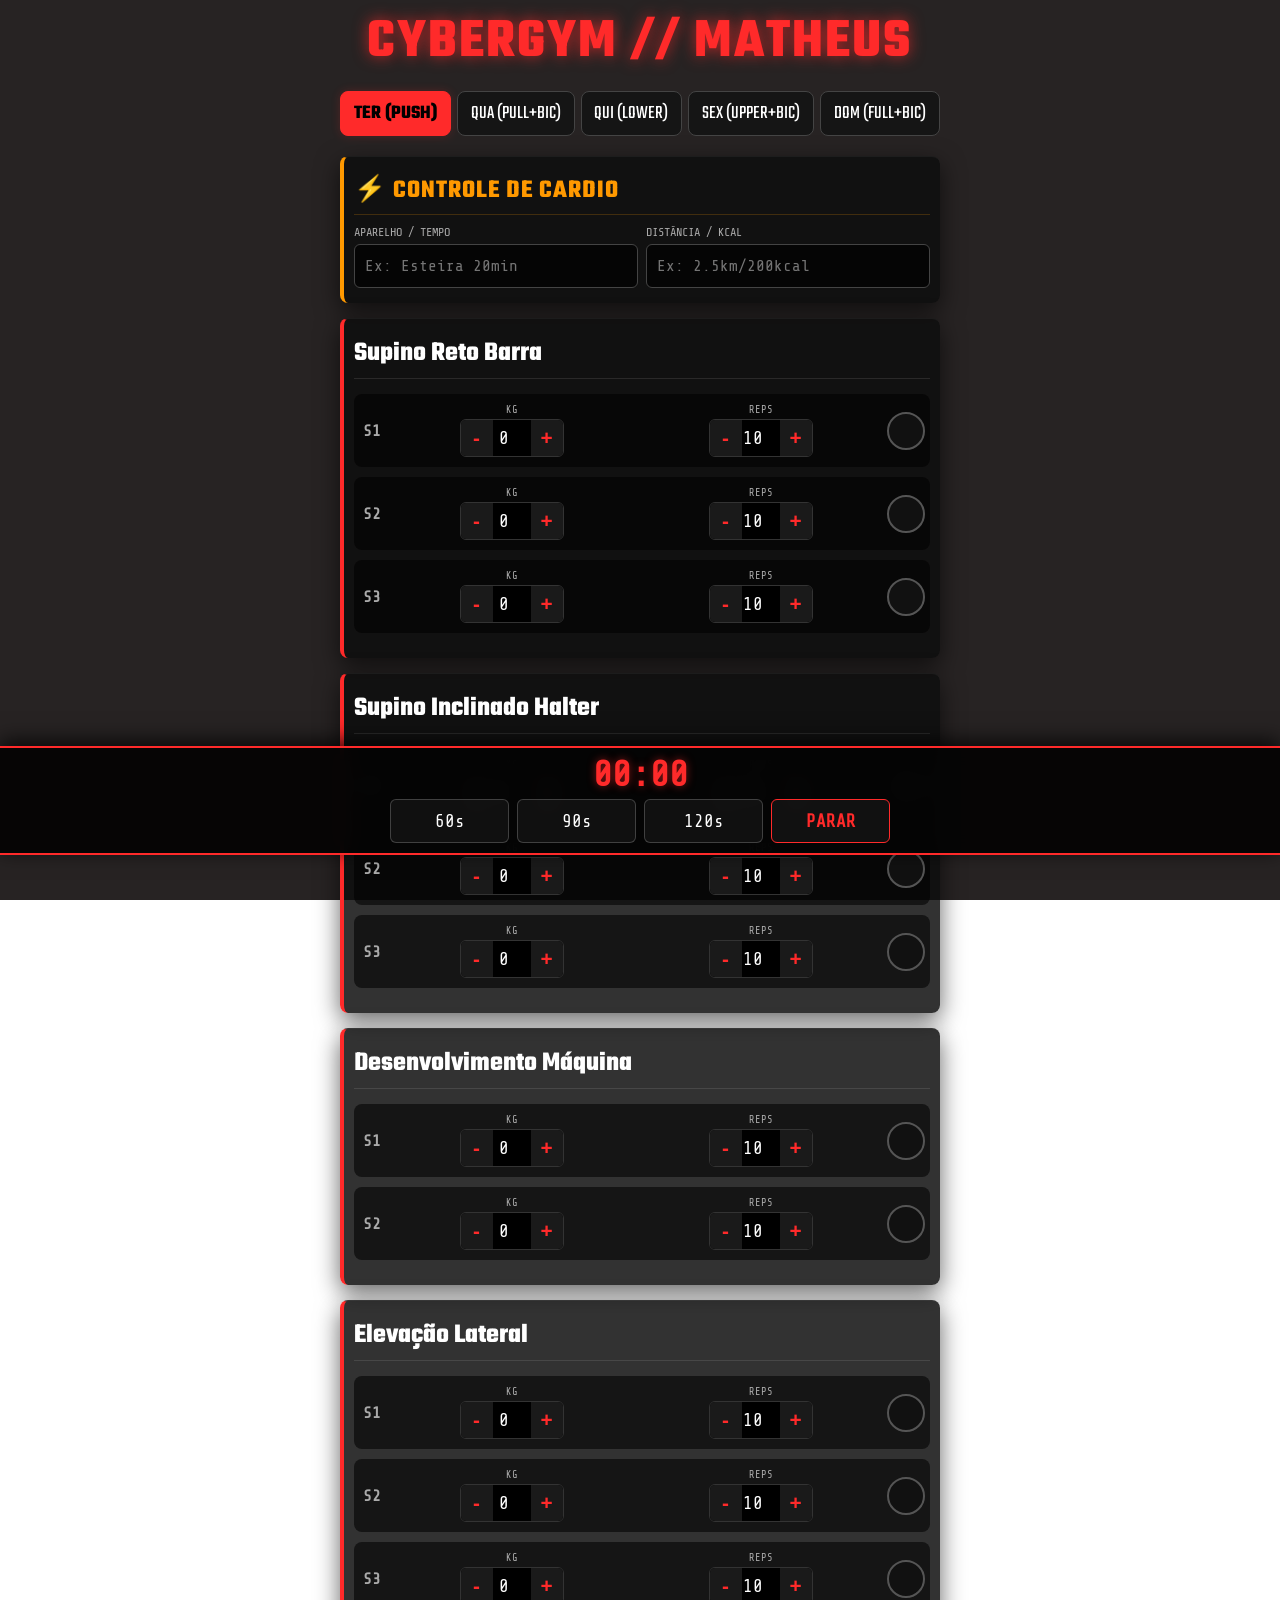
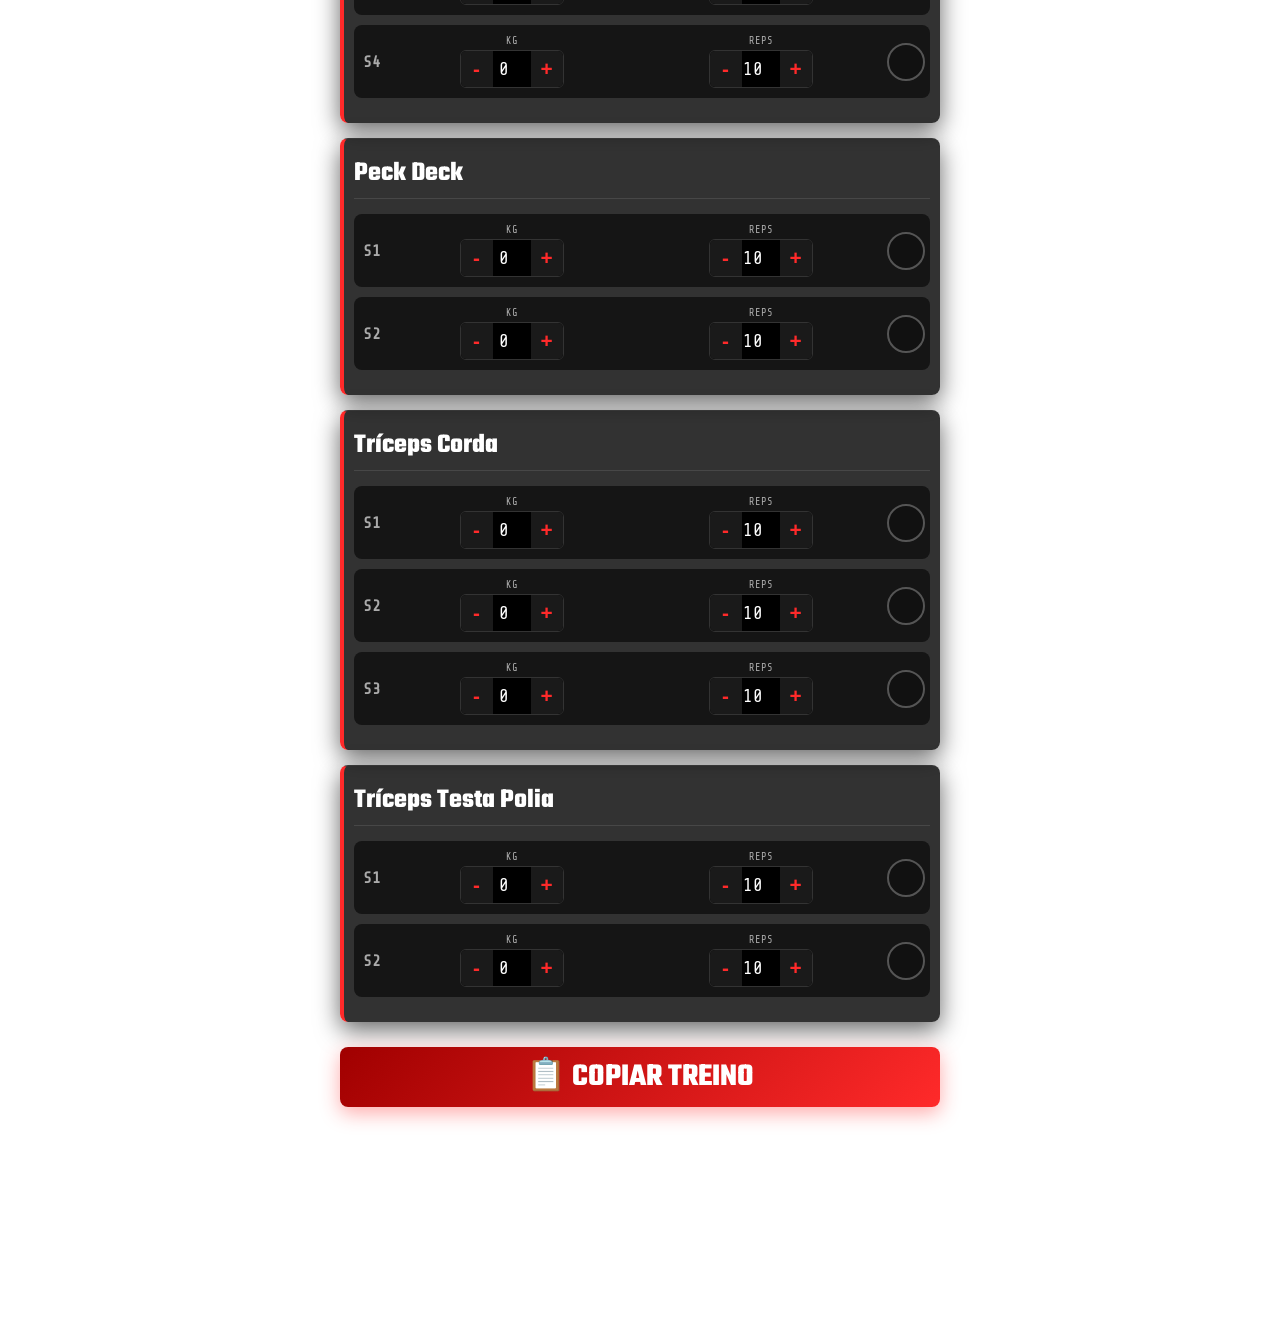
<file: index.html.html>
<!DOCTYPE html>
<html lang="pt-BR">
<head>
    <meta charset="UTF-8">
    <!-- Meta tags para iPhone (Tela cheia e ignorar zoom) -->
    <meta name="viewport" content="width=device-width, initial-scale=1.0, maximum-scale=1.0, user-scalable=no, viewport-fit=cover">
    <meta name="apple-mobile-web-app-capable" content="yes">
    <meta name="apple-mobile-web-app-status-bar-style" content="black-translucent">
    <title>CyberGym | Matheus</title>
    <style>
        @import url('https://fonts.googleapis.com/css2?family=Teko:wght@400;600&family=Share+Tech+Mono&display=swap');
        
        * { 
            box-sizing: border-box; 
            -webkit-tap-highlight-color: transparent;
        }
        
        :root {
            --red: #ff2a2a;
            --red-dim: rgba(255, 42, 42, 0.2);
            --neon-green: #00ff00;
            --green-dim: rgba(0, 255, 0, 0.15);
            --dark-glass: rgba(15, 15, 15, 0.85);
            --gray: #aaa;
        }

        body {
            /* Respeitar a safe-area do iPhone (Notch) no topo */
            margin: 0; 
            padding: max(15px, env(safe-area-inset-top)) 10px 220px 10px;
            font-family: 'Share Tech Mono', monospace;
            background: url('https://images.unsplash.com/photo-1534438327276-14e5300c3a48?q=80&w=1470&auto=format&fit=crop') no-repeat center center fixed;
            background-size: cover;
            color: #fff;
            overflow-x: hidden;
        }

        .overlay {
            position: fixed; top: 0; left: 0; width: 100%; height: 100%;
            background: rgba(10, 5, 5, 0.88);
            backdrop-filter: blur(8px); -webkit-backdrop-filter: blur(8px);
            z-index: -1;
        }

        .container {
            max-width: 600px;
            margin: 0 auto;
        }

        h1 {
            font-family: 'Teko', sans-serif; color: var(--red);
            text-align: center; font-size: 3.5rem; 
            margin: 0 0 20px 0; line-height: 1; 
            text-shadow: 0 0 15px rgba(255, 42, 42, 0.7);
            letter-spacing: 2px;
        }

        .tabs {
            display: flex; gap: 6px; flex-wrap: wrap; justify-content: center;
            margin-bottom: 20px;
        }
        
        .tabs button {
            background: rgba(20, 20, 20, 0.9); border: 1px solid #444; color: #fff;
            padding: 8px 10px; font-family: 'Teko', sans-serif; font-size: 1.2rem;
            border-radius: 8px; white-space: nowrap; transition: 0.3s;
            flex: 1 1 auto; text-align: center;
        }
        .tabs button.active { 
            background: var(--red); color: #000; font-weight: bold; 
            border-color: var(--red); box-shadow: 0 0 10px var(--red-dim);
        }

        .card {
            background: var(--dark-glass); border-left: 4px solid var(--red);
            padding: 15px 10px; margin-bottom: 15px; border-radius: 8px;
            box-shadow: 0 8px 25px 0 rgba(0, 0, 0, 0.6);
            border-top: 1px solid rgba(255,255,255,0.05);
        }

        .cardio-box { border-left-color: #ff9900; }
        .cardio-box h2 {
            color: #ff9900; margin: 0 0 10px 0; font-family: 'Teko', sans-serif; 
            font-size: 1.6rem; letter-spacing: 1px; border-bottom: 1px solid rgba(255,153,0,0.2); padding-bottom: 5px;
        }
        .cardio-grid { display: grid; grid-template-columns: 1fr 1fr; gap: 8px; }
        
        .input-group label { display: block; font-size: 0.75rem; color: var(--gray); margin-bottom: 5px; }
        .input-group input {
            width: 100%; background: rgba(0,0,0,0.7); border: 1px solid #444; color: #fff;
            padding: 0 10px; font-family: 'Share Tech Mono', monospace; border-radius: 6px;
            font-size: 1rem; min-height: 44px; outline: none; transition: 0.3s;
        }

        .card h3 {
            color: #fff; margin: 0 0 15px 0; font-family: 'Teko', sans-serif; 
            font-size: 1.7rem; border-bottom: 1px solid rgba(255,255,255,0.1); padding-bottom: 5px;
        }
        
        /* CORREÇÃO DO LAYOUT (FLEX-WRAP: NOWRAP) PARA NÃO EMPILHAR */
        .set-row {
            display: flex; 
            flex-wrap: nowrap; /* Força tudo na mesma linha */
            justify-content: space-between; 
            align-items: center; 
            background: rgba(0,0,0,0.6); 
            padding: 10px 5px; 
            margin-bottom: 10px; 
            border-radius: 8px; 
            gap: 4px; 
            border-left: 4px solid transparent; 
            transition: all 0.3s ease;
        }
        
        .set-row.completed {
            background: var(--green-dim);
            border-left: 4px solid var(--neon-green);
        }

        .set-label { color: var(--gray); font-weight: bold; width: 22px; font-size: 1rem; flex-shrink: 0;}
        .set-row.completed .set-label { color: var(--neon-green); text-shadow: 0 0 5px var(--neon-green); }
        
        .stepper-group { 
            display: flex; flex-direction: column; align-items: center; 
            flex: 1; min-width: 0; /* Permite encolher se necessário */
        }
        .stepper-label { font-size: 0.65rem; color: var(--gray); margin-bottom: 3px; text-transform: uppercase; }
        
        /* COMPACTAÇÃO DOS BOTÕES PARA CABER NA TELA DO IPHONE */
        .controls { 
            display: flex; align-items: center; background: #000; 
            border: 1px solid #333; border-radius: 6px; overflow: hidden; 
        }
        .controls button {
            background: #1a1a1a; border: none; color: var(--red);
            width: 32px; height: 36px; font-size: 1.3rem; font-weight: bold;
            display: flex; align-items: center; justify-content: center; cursor: pointer;
        }
        .controls input {
            background: transparent; border: none; color: #fff;
            width: 38px; height: 36px; text-align: center; font-size: 1.1rem; 
            font-family: 'Share Tech Mono', monospace; outline: none; padding: 0;
        }

        .check-btn {
            background: #111; border: 2px solid #555; color: transparent;
            width: 38px; height: 38px; border-radius: 50%; display: flex; 
            align-items: center; justify-content: center; font-size: 1.3rem; 
            cursor: pointer; flex-shrink: 0; transition: all 0.3s ease;
        }
        .check-btn.done { 
            border-color: var(--neon-green); background: var(--neon-green); 
            color: #000; box-shadow: 0 0 10px rgba(0, 255, 0, 0.4);
        }

        .btn-exportar {
            width: 100%; background: linear-gradient(135deg, #a00000, var(--red)); color: #fff; border: none;
            padding: 0 20px; font-family: 'Teko', sans-serif; font-size: 2rem;
            font-weight: bold; border-radius: 8px; margin-top: 10px; min-height: 60px;
            box-shadow: 0 6px 20px rgba(255, 42, 42, 0.4); cursor: pointer;
        }

        /* TIMER COM MARGEM PARA FUGIR DO BANNER DO TIINY HOST */
        .timer-bar {
            position: fixed; 
            bottom: max(45px, env(safe-area-inset-bottom)); /* Foge da barra inferior e do banner */
            left: 0; width: 100%; 
            background: rgba(5, 5, 5, 0.95); backdrop-filter: blur(10px); -webkit-backdrop-filter: blur(10px);
            border-top: 2px solid var(--red); border-bottom: 2px solid var(--red); padding: 10px; 
            display: flex; flex-direction: column; align-items: center; justify-content: center; 
            z-index: 100; box-shadow: 0 -5px 20px rgba(0,0,0,0.8);
        }
        .timer-display { font-size: 2.2rem; font-weight: bold; color: var(--red); margin-bottom: 6px; line-height: 1; text-shadow: 0 0 8px rgba(255,42,42,0.5);}
        .timer-buttons { display: flex; gap: 8px; justify-content: center; width: 100%; max-width: 500px;}
        .timer-buttons button {
            flex: 1; min-height: 44px;
            background: rgba(255,255,255,0.05); border: 1px solid rgba(255,255,255,0.2); color: #fff; border-radius: 6px;
            font-family: 'Share Tech Mono', monospace; font-size: 1.1rem; cursor: pointer;
        }
        .timer-buttons button:active { background: #fff; color: #000; }

        .toast {
            visibility: hidden; background: var(--neon-green); color: #000; text-align: center;
            border-radius: 8px; padding: 15px; position: fixed; z-index: 9999;
            left: 5%; right: 5%; top: max(20px, env(safe-area-inset-top)); font-family: 'Teko', sans-serif;
            font-size: 1.5rem; opacity: 0; transition: 0.3s; box-shadow: 0 4px 20px rgba(0, 255, 0, 0.5);
            font-weight: bold;
        }
        .toast.show { visibility: visible; opacity: 1; transform: translateY(5px); }
    </style>
</head>
<body>

    <div class="overlay"></div>
    <div id="toast" class="toast">✔️ TREINO COPIADO!</div>

    <div class="container">
        
        <h1>CYBERGYM // MATHEUS</h1>

        <div class="tabs" id="menu-dias">
            <button class="active" onclick="mudarDia('terca', this)">TER (PUSH)</button>
            <button onclick="mudarDia('quarta', this)">QUA (PULL+BIC)</button>
            <button onclick="mudarDia('quinta', this)">QUI (LOWER)</button>
            <button onclick="mudarDia('sexta', this)">SEX (UPPER+BIC)</button>
            <button onclick="mudarDia('domingo', this)">DOM (FULL+BIC)</button>
        </div>

        <div class="card cardio-box">
            <h2>⚡ CONTROLE DE CARDIO</h2>
            <div class="cardio-grid">
                <div class="input-group">
                    <label>APARELHO / TEMPO</label>
                    <input type="text" id="c_desc" placeholder="Ex: Esteira 20min" onchange="salvarSeguro(diaAtual+'_c_desc', this.value)">
                </div>
                <div class="input-group">
                    <label>DISTÂNCIA / KCAL</label>
                    <input type="text" id="c_dados" placeholder="Ex: 2.5km/200kcal" onchange="salvarSeguro(diaAtual+'_c_dados', this.value)">
                </div>
            </div>
        </div>

        <div id="lista-exercicios"></div>

        <button class="btn-exportar" onclick="copiarRelatorio()">📋 COPIAR TREINO</button>
    </div>

    <div class="timer-bar">
        <div class="timer-display" id="display-tempo">00:00</div>
        <div class="timer-buttons">
            <button onclick="iniciarCronometro(60)">60s</button>
            <button onclick="iniciarCronometro(90)">90s</button>
            <button onclick="iniciarCronometro(120)">120s</button>
            <button style="border-color:var(--red); color:var(--red); font-weight:bold;" onclick="pararCronometro()">PARAR</button>
        </div>
    </div>

    <script>
        function lerSeguro(chave, padrao) {
            try { return localStorage.getItem(chave) || padrao; } 
            catch(e) { return padrao; }
        }
        function salvarSeguro(chave, valor) {
            try { localStorage.setItem(chave, valor); } 
            catch(e) { console.warn("Memória bloqueada."); }
        }

        const treinos = {
            terca: [
                { nome: "Supino Reto Barra", series: 3 },
                { nome: "Supino Inclinado Halter", series: 3 },
                { nome: "Desenvolvimento Máquina", series: 2 },
                { nome: "Elevação Lateral", series: 4 },
                { nome: "Peck Deck", series: 2 },
                { nome: "Tríceps Corda", series: 3 },
                { nome: "Tríceps Testa Polia", series: 2 }
            ],
            quarta: [
                { nome: "Puxada Alta", series: 3 },
                { nome: "Remada Baixa / Serrote", series: 3 },
                { nome: "Pulldown Corda", series: 2 },
                { nome: "Crucifixo Inverso", series: 3 },
                { nome: "Rosca Direta (W)", series: 3 },
                { nome: "Rosca Scott Máquina", series: 3 }
            ],
            quinta: [
                { nome: "Hack Squat", series: 3 },
                { nome: "Leg Press 45°", series: 3 },
                { nome: "Extensora Unilateral", series: 2 },
                { nome: "Flexora Sentada", series: 3 },
                { nome: "Panturrilha Sentada", series: 4 },
                { nome: "Abdômen Máquina", series: 3 }
            ],
            sexta: [
                { nome: "Supino Inclinado", series: 3 },
                { nome: "Remada Baixa", series: 3 },
                { nome: "Crossover", series: 2 },
                { nome: "Elevação Lateral", series: 3 },
                { nome: "Rosca Inclinada Halteres", series: 3 },
                { nome: "Rosca Martelo", series: 3 }
            ],
            domingo: [
                { nome: "Stiff / Romeno", series: 3 },
                { nome: "Leg Press Unilateral", series: 3 },
                { nome: "Panturrilha Smith", series: 4 },
                { nome: "Chest Press (Leve)", series: 2 },
                { nome: "Remada Máquina (Leve)", series: 2 },
                { nome: "Rosca Polia Alta / 21", series: 3 }
            ]
        };

        let diaAtual = 'terca';

        function renderizar(dia) {
            diaAtual = dia;
            const container = document.getElementById('lista-exercicios');
            container.innerHTML = '';

            document.getElementById('c_desc').value = lerSeguro(dia + '_c_desc', '');
            document.getElementById('c_dados').value = lerSeguro(dia + '_c_dados', '');

            treinos[dia].forEach((ex, i) => {
                let html = `<div class="card"><h3>${ex.nome}</h3>`;
                for(let s = 1; s <= ex.series; s++) {
                    let chave = `${dia}_e${i}_s${s}`;
                    let p = lerSeguro(chave + '_p', '0');
                    let r = lerSeguro(chave + '_r', '10');
                    let isDone = lerSeguro(chave + '_done', 'false') === 'true';
                    
                    let checkedBtnClass = isDone ? 'done' : '';
                    let checkedRowClass = isDone ? 'completed' : '';
                    let checkedIcon = isDone ? '✔' : '';

                    html += `
                    <div class="set-row ${checkedRowClass}" id="row_${chave}">
                        <div class="set-label">S${s}</div>
                        
                        <div class="stepper-group">
                            <div class="stepper-label">KG</div>
                            <div class="controls">
                                <button onclick="alt('${chave}_p',-1)">-</button>
                                <input type="number" id="${chave}_p" value="${p}" onchange="salvarSeguro('${chave}_p', this.value)">
                                <button onclick="alt('${chave}_p',1)">+</button>
                            </div>
                        </div>

                        <div class="stepper-group">
                            <div class="stepper-label">REPS</div>
                            <div class="controls">
                                <button onclick="alt('${chave}_r',-1)">-</button>
                                <input type="number" id="${chave}_r" value="${r}" onchange="salvarSeguro('${chave}_r', this.value)">
                                <button onclick="alt('${chave}_r',1)">+</button>
                            </div>
                        </div>

                        <div class="check-btn ${checkedBtnClass}" id="btn_${chave}" onclick="toggleCheck('${chave}')">${checkedIcon}</div>
                    </div>`;
                }
                html += `</div>`;
                container.innerHTML += html;
            });
        }

        function alt(id, delta) {
            let inp = document.getElementById(id);
            let val = parseInt(inp.value) || 0;
            val = Math.max(0, val + delta);
            inp.value = val;
            salvarSeguro(id, val);
        }

        function toggleCheck(chave) {
            iniciarAudio(); 
            let btn = document.getElementById('btn_' + chave);
            let row = document.getElementById('row_' + chave);
            let isDone = btn.classList.contains('done');
            
            if(!isDone) {
                btn.classList.add('done');
                btn.innerText = '✔';
                row.classList.add('completed');
                salvarSeguro(chave + '_done', 'true');
                iniciarCronometro(90);
            } else {
                btn.classList.remove('done');
                btn.innerText = '';
                row.classList.remove('completed');
                salvarSeguro(chave + '_done', 'false');
            }
        }

        function mudarDia(dia, btn) {
            document.querySelectorAll('#menu-dias button').forEach(b => b.classList.remove('active'));
            btn.classList.add('active');
            salvarSeguro(diaAtual + '_c_desc', document.getElementById('c_desc').value);
            salvarSeguro(diaAtual + '_c_dados', document.getElementById('c_dados').value);
            renderizar(dia);
        }

        let tempoID;
        let audioCtx = null;

        function iniciarAudio() {
            if (!audioCtx) {
                const AudioContext = window.AudioContext || window.webkitAudioContext;
                if(AudioContext) audioCtx = new AudioContext();
            }
            if (audioCtx && audioCtx.state === 'suspended') audioCtx.resume();
        }

        function iniciarCronometro(seg) {
            iniciarAudio();
            clearInterval(tempoID);
            let t = seg;
            attRelogio(t);
            tempoID = setInterval(() => {
                t--;
                attRelogio(t);
                if(t <= 0) {
                    clearInterval(tempoID);
                    tocarCampainha();
                }
            }, 1000);
        }

        function pararCronometro() {
            clearInterval(tempoID);
            document.getElementById('display-tempo').innerText = "00:00";
        }

        function attRelogio(s) {
            let m = Math.floor(s / 60).toString().padStart(2, '0');
            let sec = (s % 60).toString().padStart(2, '0');
            document.getElementById('display-tempo').innerText = `${m}:${sec}`;
        }

        function tocarCampainha() {
            if(!audioCtx) return;
            try {
                function b(f, t) {
                    let osc = audioCtx.createOscillator(), g = audioCtx.createGain();
                    osc.frequency.value = f; osc.connect(g); g.connect(audioCtx.destination);
                    osc.start(audioCtx.currentTime + t);
                    g.gain.exponentialRampToValueAtTime(0.001, audioCtx.currentTime + t + 0.6);
                    osc.stop(audioCtx.currentTime + t + 0.6);
                }
                b(600,0); b(840,0); b(1200,0); 
                b(600,0.4); b(840,0.4); b(1200,0.4);
            } catch(e) {}
        }

        function copiarRelatorio() {
            salvarSeguro(diaAtual + '_c_desc', document.getElementById('c_desc').value);
            salvarSeguro(diaAtual + '_c_dados', document.getElementById('c_dados').value);

            let txt = `*TREINO CYBERGYM (${diaAtual.toUpperCase()})*\n\n`;
            let cDesc = document.getElementById('c_desc').value;
            let cDados = document.getElementById('c_dados').value;
            if(cDesc || cDados) txt += `🔥 *Cardio:* ${cDesc} | ${cDados}\n\n`;

            treinos[diaAtual].forEach((ex, i) => {
                let hasData = false;
                let exStr = `* ${ex.nome}:\n`;
                for(let s = 1; s <= ex.series; s++) {
                    let chave = `${diaAtual}_e${i}_s${s}`;
                    let inputP = document.getElementById(`${chave}_p`);
                    let inputR = document.getElementById(`${chave}_r`);
                    let btnCheck = document.getElementById(`btn_${chave}`);
                    let p = inputP ? inputP.value : '0';
                    let r = inputR ? inputR.value : '0';
                    let check = (btnCheck && btnCheck.classList.contains('done')) ? ' (OK)' : '';
                    exStr += `  - Série ${s}: ${p}kg x ${r} reps${check}\n`;
                    hasData = true;
                }
                if(hasData) txt += exStr;
            });

            let tempInput = document.createElement("textarea");
            tempInput.value = txt;
            document.body.appendChild(tempInput);
            tempInput.select();
            tempInput.setSelectionRange(0, 99999);
            try {
                document.execCommand("copy");
                mostrarToast();
            } catch(e) { console.error("Falha ao copiar", e); }
            document.body.removeChild(tempInput);
        }

        function mostrarToast() {
            let toast = document.getElementById("toast");
            toast.className = "toast show";
            setTimeout(() => { toast.className = toast.className.replace("show", ""); }, 3000);
        }

        document.addEventListener('DOMContentLoaded', () => {
            renderizar('terca');
            document.body.addEventListener('touchstart', iniciarAudio, { once: true });
            document.body.addEventListener('click', iniciarAudio, { once: true });
        });
    </script>
</body>
</html>
</file>
